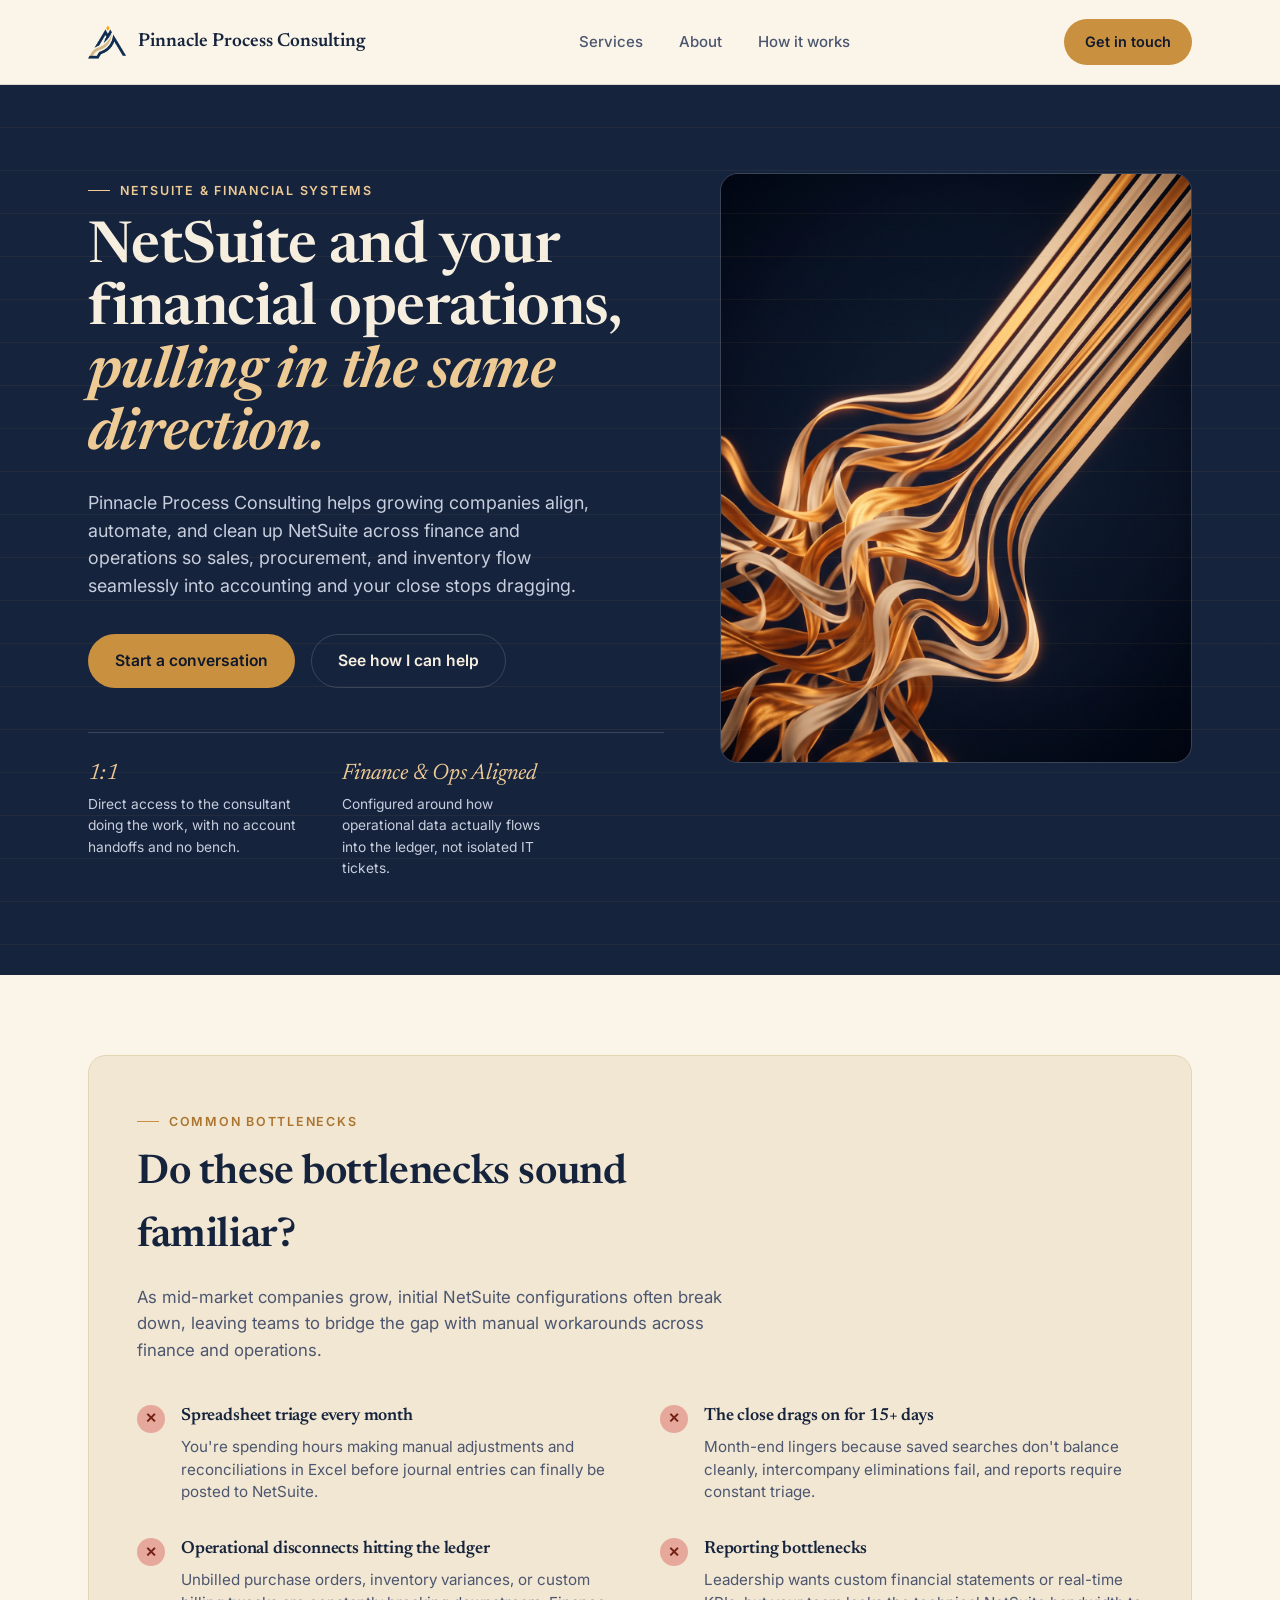
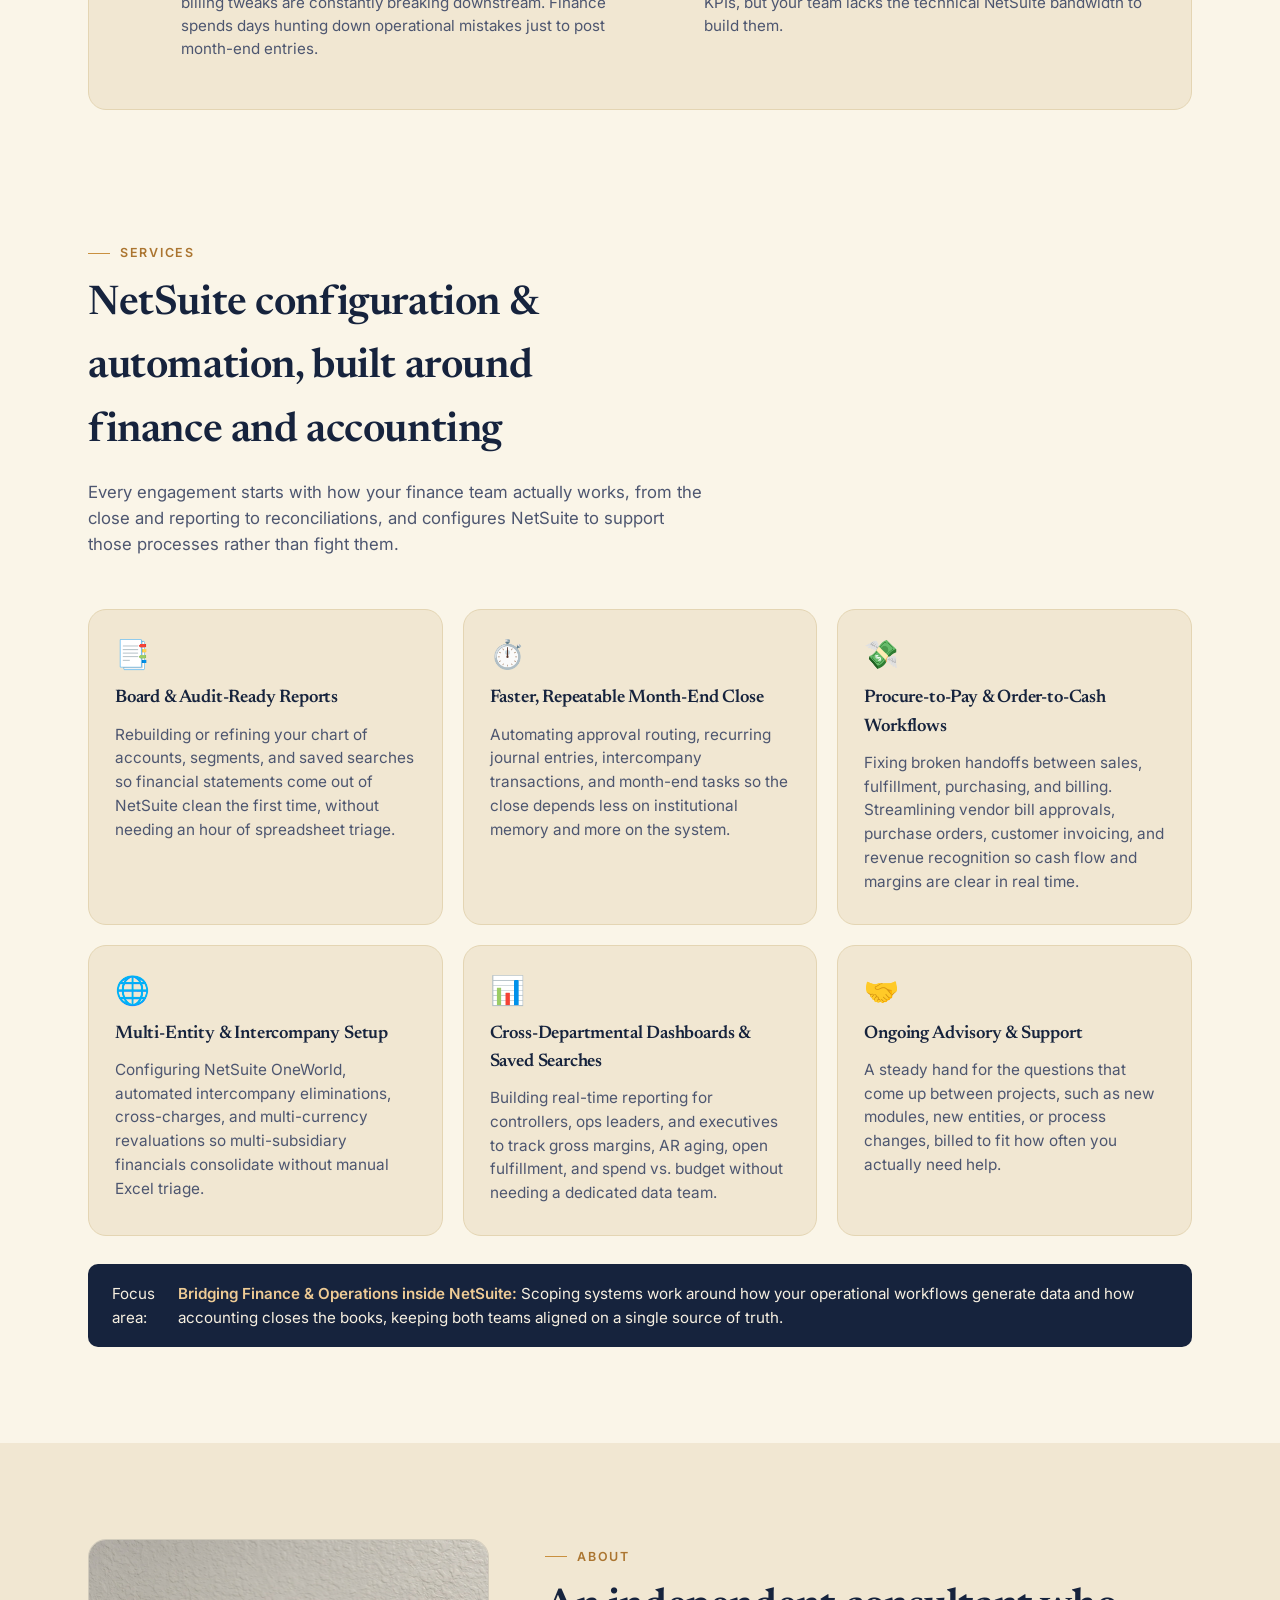
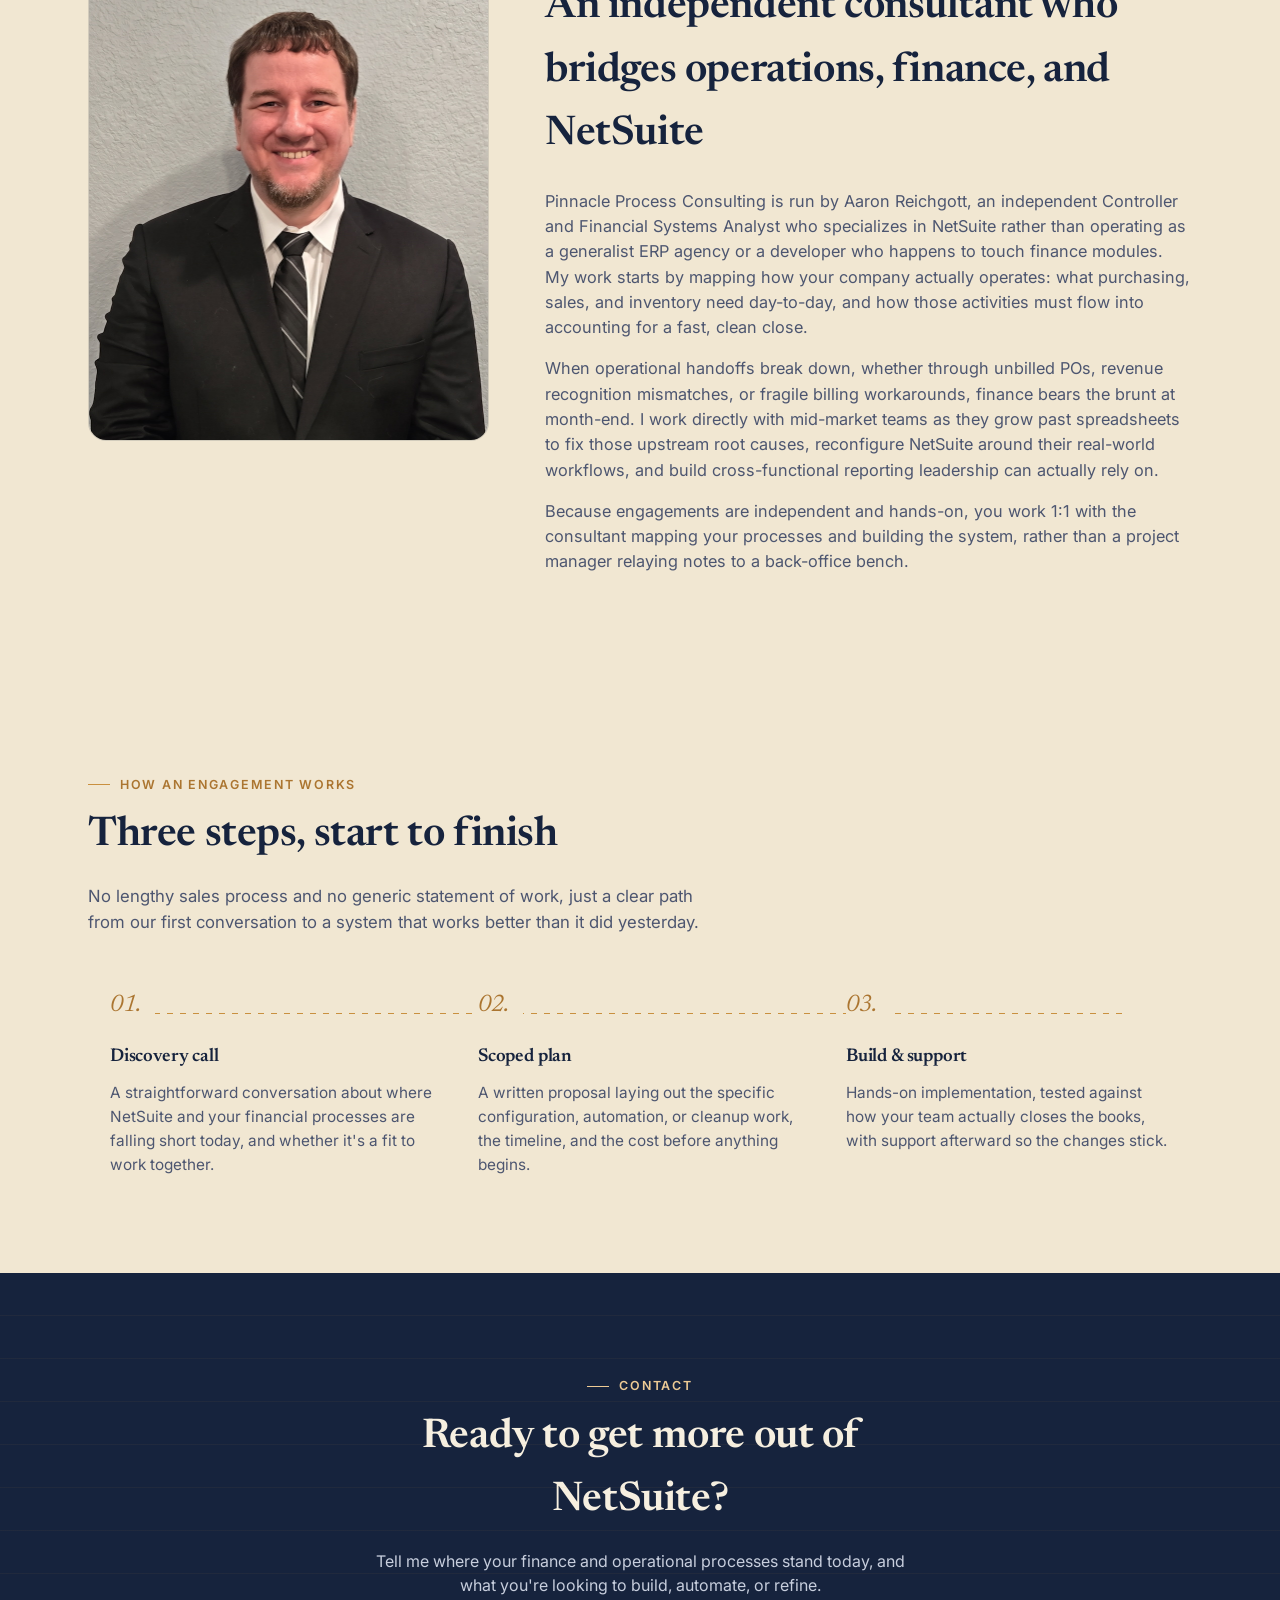
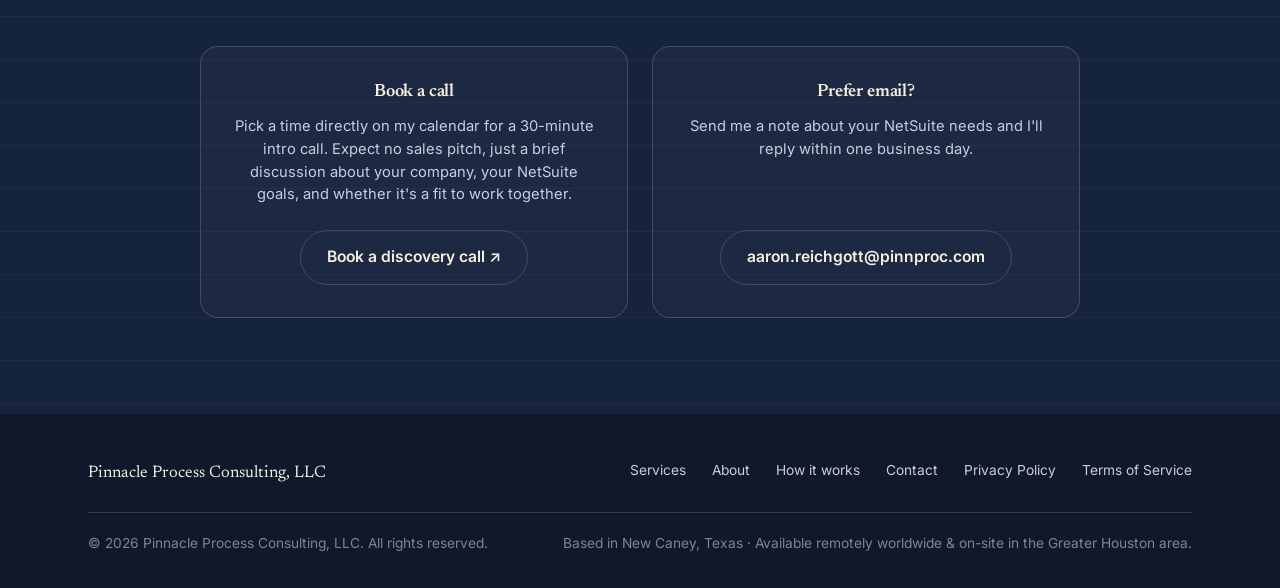
<file: index.html>
<!DOCTYPE html>
<html lang="en">
<head>
<meta charset="UTF-8" />
<meta name="viewport" content="width=device-width, initial-scale=1.0" />
<title>Pinnacle Process Consulting, LLC | NetSuite & Financial Systems Consulting</title>
<meta name="description" content="Independent NetSuite consulting for mid-market companies. Aligning finance and operations so sales, inventory, and procurement flow cleanly into accounting." />

<!-- Open Graph / Social Media -->
<meta property="og:type" content="website" />
<meta property="og:url" content="https://pinnacleprocessconsulting.com/" />
<meta property="og:title" content="Pinnacle Process Consulting | NetSuite & Financial Systems" />
<meta property="og:description" content="Independent NetSuite consulting for mid-market companies. Aligning finance and operations so sales, inventory, and procurement flow cleanly into accounting." />
<meta property="og:image" content="https://pinnacleprocessconsulting.com/og-image.jpg" />

<!-- Twitter Cards -->
<meta name="twitter:card" content="summary_large_image" />
<meta name="twitter:title" content="Pinnacle Process Consulting | NetSuite & Financial Systems" />
<meta name="twitter:description" content="Independent NetSuite consulting for growing mid-market companies." />
<meta name="twitter:image" content="https://pinnacleprocessconsulting.com/og-image.jpg" />

<!-- Favicon -->
<link rel="icon" type="image/png" sizes="32x32" href="/favicon32.png" />
<link rel="icon" type="image/png" sizes="16x16" href="/favicon16.png" />
<link rel="apple-touch-icon" sizes="180x180" href="/apple-touch-icon.png" />

<link rel="preconnect" href="https://fonts.googleapis.com">
<link rel="preconnect" href="https://fonts.gstatic.com" crossorigin>
<link href="https://fonts.googleapis.com/css2?family=Newsreader:ital,opsz,wght@0,6..72,500;0,6..72,600;0,6..72,700;1,6..72,500;1,6..72,600&family=Inter:wght@400;500;600;700&display=swap" rel="stylesheet">
<link rel="stylesheet" href="styles.css" />
</head>
<body>

<header class="site-header">
  <div class="wrap">
    <a href="#top" class="brand">
      <img src="logo256.png" alt="Pinnacle Process Consulting Logo" class="brand-logo" />
      <span>Pinnacle Process Consulting</span>
    </a>
    <nav class="main-nav" id="main-nav">
      <a href="#services">Services</a>
      <a href="#about">About</a>
      <a href="#process">How it works</a>
    </nav>
    <div class="nav-actions">
      <a href="#contact" class="btn btn-primary" style="padding:11px 20px; font-size:0.9rem;">Get in touch</a>
      <button class="nav-toggle" id="nav-toggle" aria-label="Toggle menu" aria-expanded="false" aria-controls="main-nav">
        <span></span>
      </button>
    </div>
  </div>
</header>

<main id="top">

  <!-- ============ HERO ============ -->
  <section class="hero on-navy">
    <div class="wrap">
      <div class="hero-copy">
        <span class="eyebrow">NetSuite &amp; Financial Systems</span>
        <h1>NetSuite and your financial operations, <em>pulling in the same direction.</em></h1>
        <p class="lede">
          Pinnacle Process Consulting helps growing companies align, automate, and clean up NetSuite across finance and 
          operations so sales, procurement, and inventory flow seamlessly into accounting and your close stops dragging.
        </p>
        <div class="hero-actions">
          <a href="#contact" class="btn btn-primary">Start a conversation</a>
          <a href="#services" class="btn btn-ghost">See how I can help</a>
        </div>
        <div class="hero-meta">
          <div>
            <div class="num">1:1</div>
            <div class="lbl">Direct access to the consultant doing the work, with no account handoffs and no bench.</div>
          </div>
          <div>
            <div class="num">Finance & Ops Aligned</div>
            <div class="lbl">Configured around how operational data actually flows into the ledger, not isolated IT tickets.</div>
          </div>
        </div>
      </div>
      <img src="Fluid_ribbons_flowing_into_lines.jpg" alt="Abstract 3D graphic representing financial systems and process alignment" class="hero-photo" />
    </div>
  </section>

  <!-- ============ PAIN POINTS / DIAGNOSTIC ============ -->
  <section class="section pain-points-section">
    <div class="wrap">
      <div class="pain-points-card">
        <div class="pain-points-head">
          <span class="eyebrow">Common Bottlenecks</span>
          <h2 class="section-title">Do these bottlenecks sound familiar?</h2>
          <p class="section-lede">
            As mid-market companies grow, initial NetSuite configurations often break down, leaving teams to bridge the gap with manual workarounds across finance and operations.
          </p>
        </div>

        <div class="pain-points-grid">
          <div class="pain-item">
            <div class="pain-icon" aria-hidden="true">✕</div>
            <div class="pain-content">
              <h3>Spreadsheet triage every month</h3>
              <p>You're spending hours making manual adjustments and reconciliations in Excel before journal entries can finally be posted to NetSuite.</p>
            </div>
          </div>

          <div class="pain-item">
            <div class="pain-icon" aria-hidden="true">✕</div>
            <div class="pain-content">
              <h3>The close drags on for 15+ days</h3>
              <p>Month-end lingers because saved searches don't balance cleanly, intercompany eliminations fail, and reports require constant triage.</p>
            </div>
          </div>

          <div class="pain-item">
            <div class="pain-icon" aria-hidden="true">✕</div>
            <div class="pain-content">
              <h3>Operational disconnects hitting the ledger</h3>
              <p>Unbilled purchase orders, inventory variances, or custom billing tweaks are constantly breaking downstream. 
                 Finance spends days hunting down operational mistakes just to post month-end entries.</p>
            </div>
          </div>

          <div class="pain-item">
            <div class="pain-icon" aria-hidden="true">✕</div>
            <div class="pain-content">
              <h3>Reporting bottlenecks</h3>
              <p>Leadership wants custom financial statements or real-time KPIs, but your team lacks the technical NetSuite bandwidth to build them.</p>
            </div>
          </div>
        </div>
      </div>
    </div>
  </section>

  <!-- ============ SERVICES ============ -->
  <section class="section" id="services">
    <div class="wrap">
      <div class="section-head">
        <span class="eyebrow">Services</span>
        <h2 class="section-title">NetSuite configuration &amp; automation, built around finance and accounting</h2>
        <p class="section-lede">
          Every engagement starts with how your finance team actually works, from the close and reporting to reconciliations, and configures NetSuite to support those processes rather than fight them.
        </p>
      </div>

      <div class="services-grid">
        <div class="service-card">
          <div class="icon-tick" aria-hidden="true">📑</div>
          <h3>Board & Audit-Ready Reports</h3>
          <p>Rebuilding or refining your chart of accounts, segments, and saved searches so financial statements
             come out of NetSuite clean the first time, without needing an hour of spreadsheet triage.</p>
        </div>
        <div class="service-card">
          <div class="icon-tick" aria-hidden="true">⏱️</div>
          <h3>Faster, Repeatable Month-End Close</h3>
          <p>Automating approval routing, recurring journal entries, intercompany transactions, and month-end
             tasks so the close depends less on institutional memory and more on the system.</p>
        </div>
        <div class="service-card">
          <div class="icon-tick" aria-hidden="true">💸</div>
          <h3>Procure-to-Pay & Order-to-Cash Workflows</h3>
          <p>Fixing broken handoffs between sales, fulfillment, purchasing, and billing. Streamlining vendor bill approvals, 
             purchase orders, customer invoicing, and revenue recognition so cash flow and margins are clear in real time.</p>
        </div>
        <div class="service-card">
          <div class="icon-tick" aria-hidden="true">🌐</div>
          <h3>Multi-Entity &amp; Intercompany Setup</h3>
          <p>Configuring NetSuite OneWorld, automated intercompany eliminations, cross-charges, and multi-currency 
             revaluations so multi-subsidiary financials consolidate without manual Excel triage.</p>
        </div>
        <div class="service-card">
          <div class="icon-tick" aria-hidden="true">📊</div>
          <h3>Cross-Departmental Dashboards & Saved Searches</h3>
          <p>Building real-time reporting for controllers, ops leaders, and executives to track gross margins, 
             AR aging, open fulfillment, and spend vs. budget without needing a dedicated data team.</p>
        </div>
        <div class="service-card">
          <div class="icon-tick" aria-hidden="true">🤝</div>
          <h3>Ongoing Advisory &amp; Support</h3>
          <p>A steady hand for the questions that come up between projects, such as new modules, new entities, or
             process changes, billed to fit how often you actually need help.</p>
        </div>
      </div>

      <div class="service-focus-strip">
        <span>Focus area:</span>
        <span><strong>Bridging Finance &amp; Operations inside NetSuite:</strong> Scoping systems work around how your operational workflows generate data and how accounting closes the books, keeping both teams aligned on a single source of truth.</span>
      </div>
    </div>
  </section>

  <!-- ============ ABOUT ============ -->
  <section class="section on-sand" id="about" style="background: var(--sand-200);">
    <div class="wrap">
      <div class="about-grid">
        <img src="aaron-reichgott.jpeg" alt="Aaron Reichgott, NetSuite & Financial Systems Consultant" class="headshot" />
        <div>
          <span class="eyebrow">About</span>
          <h2 class="section-title" style="max-width:none;">An independent consultant who bridges operations, finance, and NetSuite</h2>
          <div class="about-copy" style="margin-top:22px;">
            <p>
              Pinnacle Process Consulting is run by Aaron Reichgott, an independent Controller and Financial Systems Analyst who specializes in NetSuite rather than operating as a generalist ERP agency or a developer who happens to touch finance modules. My work starts by mapping how your company actually operates: what purchasing, sales, and inventory need day-to-day, and how those activities must flow into accounting for a fast, clean close.
            </p>
            <p>
              When operational handoffs break down, whether through unbilled POs, revenue recognition mismatches, or fragile billing workarounds, finance bears the brunt at month-end. I work directly with mid-market teams as they grow past spreadsheets to fix those upstream root causes, reconfigure NetSuite around their real-world workflows, and build cross-functional reporting leadership can actually rely on.
            </p>
            <p>
              Because engagements are independent and hands-on, you work 1:1 with the consultant mapping your processes and building the system, rather than a project manager relaying notes to a back-office bench.
            </p>
          </div>
        </div>
      </div>
    </div>
  </section>

  <!-- ============ PROCESS ============ -->
  <section class="section process" id="process">
    <div class="wrap">
      <div class="section-head">
        <span class="eyebrow">How an engagement works</span>
        <h2 class="section-title">Three steps, start to finish</h2>
        <p class="section-lede">
          No lengthy sales process and no generic statement of work, just a clear path from our first conversation to a system that works better than it did yesterday.
        </p>
      </div>
      <div class="process-track">
        <div class="process-step">
          <span class="tally">01.</span>
          <h3>Discovery call</h3>
          <p>A straightforward conversation about where NetSuite and your financial processes are
             falling short today, and whether it's a fit to work together.</p>
        </div>
        <div class="process-step">
          <span class="tally">02.</span>
          <h3>Scoped plan</h3>
          <p>A written proposal laying out the specific configuration, automation, or cleanup work,
             the timeline, and the cost before anything begins.</p>
        </div>
        <div class="process-step">
          <span class="tally">03.</span>
          <h3>Build &amp; support</h3>
          <p>Hands-on implementation, tested against how your team actually closes the books, with
             support afterward so the changes stick.</p>
        </div>
      </div>
    </div>
  </section>

  <!-- ============ CONTACT ============ -->
  <section class="section contact on-navy" id="contact">
    <div class="wrap">
      <div class="contact-grid">
        <div class="contact-info">
          <span class="eyebrow">Contact</span>
          <h2 class="section-title">Ready to get more out of NetSuite?</h2>
          <p>
            Tell me where your finance and operational processes stand today, and what you're looking 
            to build, automate, or refine.
          </p>

          <div class="contact-options">
            <div class="contact-booking">
              <h3>Book a call</h3>
              <p>Pick a time directly on my calendar for a 30-minute intro call. Expect no sales pitch, just a brief discussion about your company, your NetSuite goals, and whether it's a fit to work together.</p>
              <a href="https://bookings.pinnacleprocessconsulting.com/4944457000000046221" class="btn btn-ghost" target="_blank" rel="noopener">
                Book a discovery call ↗
              </a>
            </div>

            <div class="contact-booking">
              <h3>Prefer email?</h3>
              <p>Send me a note about your NetSuite needs and I'll reply within one business day.</p>
              <a href="mailto:aaron.reichgott@pinnproc.com" class="btn btn-ghost">
                aaron.reichgott@pinnproc.com
              </a>
            </div>
          </div>
        </div>
      </div>
    </div>
  </section>

</main>

<footer class="site-footer">
  <div class="wrap">
    <div class="footer-top">
      <div class="footer-brand">
        <span>Pinnacle Process Consulting, LLC</span>
      </div>
      <div class="footer-links">
        <a href="#services">Services</a>
        <a href="#about">About</a>
        <a href="#process">How it works</a>
        <a href="#contact">Contact</a>
        <a href="/privacy.html">Privacy Policy</a>
        <a href="/terms.html">Terms of Service</a>
      </div>
    </div>
    <div class="footer-bottom">
      <span>© <span id="year"></span> Pinnacle Process Consulting, LLC. All rights reserved.</span>
      <span>Based in New Caney, Texas · Available remotely worldwide & on-site in the Greater Houston area.</span>
    </div>
  </div>
</footer>

<script src="script.js"></script>
</body>
</html>
</file>
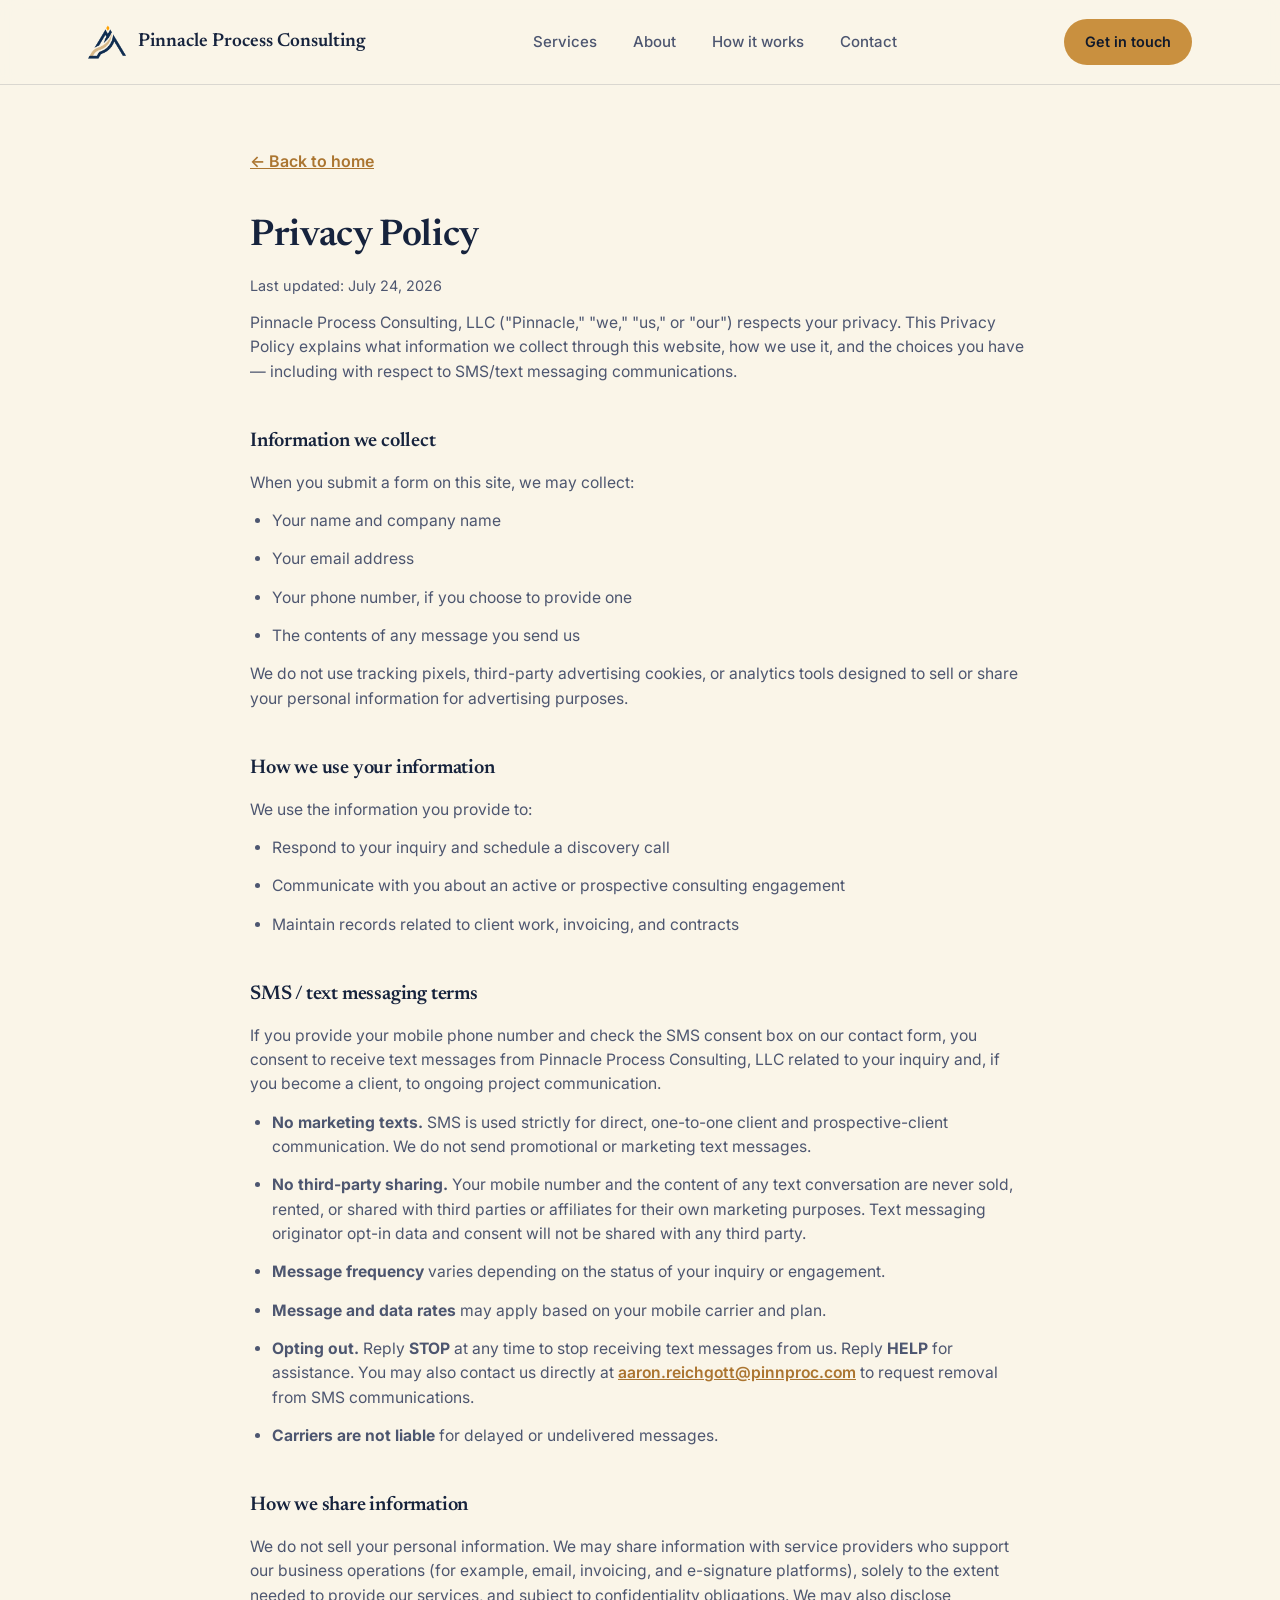
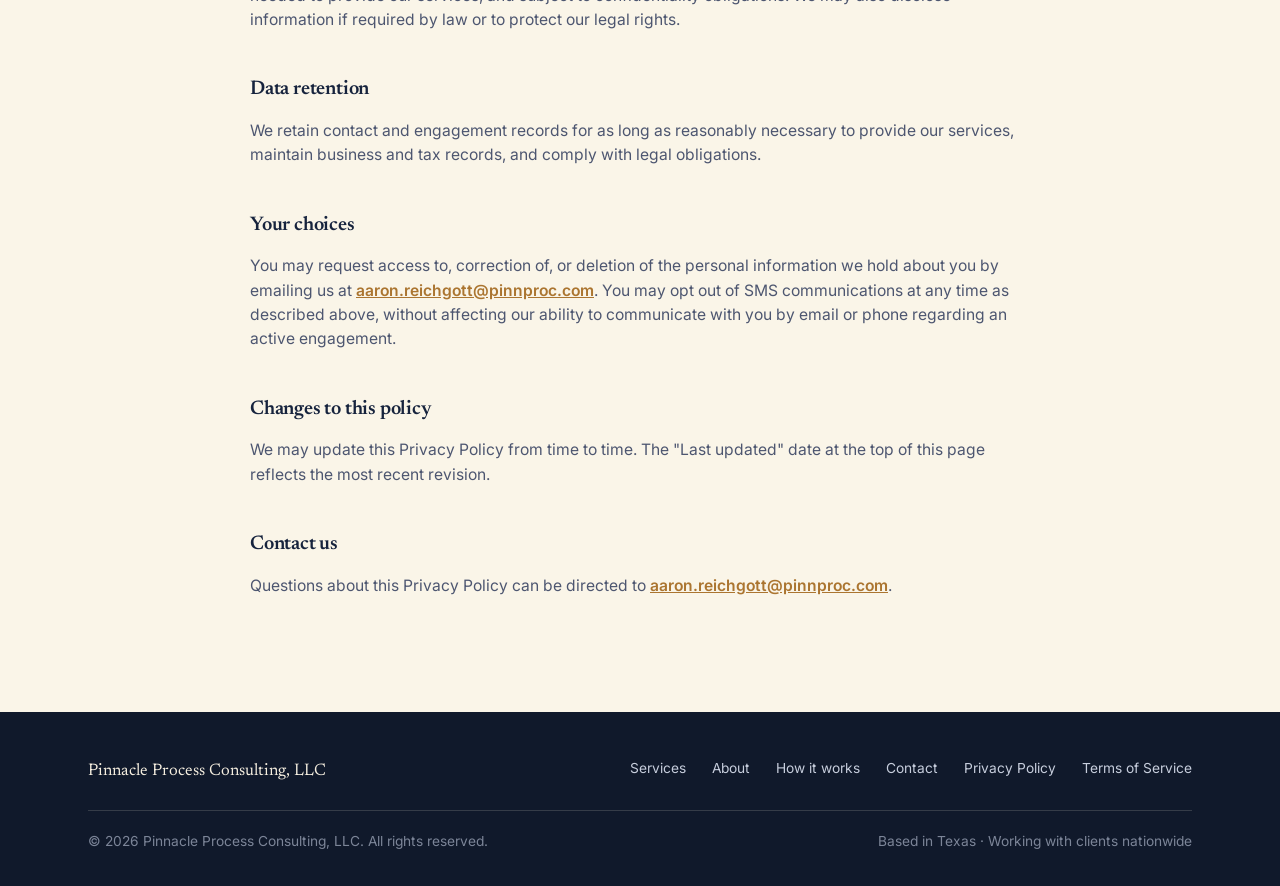
<file: privacy.html>
<!DOCTYPE html>
<html lang="en">
<head>
<meta charset="UTF-8" />
<meta name="viewport" content="width=device-width, initial-scale=1.0" />
<title>Privacy Policy — Pinnacle Process Consulting, LLC</title>
<meta name="description" content="Privacy Policy and SMS terms for Pinnacle Process Consulting, LLC." />

<!-- Open Graph / Social Media -->
<meta property="og:type" content="website" />
<meta property="og:url" content="https://pinnacleprocessconsulting.com/privacy.html" />
<meta property="og:title" content="Privacy Policy — Pinnacle Process Consulting" />
<meta property="og:description" content="Privacy Policy and SMS terms for Pinnacle Process Consulting, LLC." />

<!-- Favicon -->
<link rel="icon" href="/favicon.ico" sizes="any" />
<link rel="icon" href="/icon.svg" type="image/svg+xml" />

<link rel="preconnect" href="https://fonts.googleapis.com">
<link rel="preconnect" href="https://fonts.gstatic.com" crossorigin>
<link href="https://fonts.googleapis.com/css2?family=Newsreader:ital,opsz,wght@0,6..72,500;0,6..72,600;0,6..72,700;1,6..72,500;1,6..72,600&family=Inter:wght@400;500;600;700&display=swap" rel="stylesheet">
<link rel="stylesheet" href="styles.css" />
</head>
<body>

<header class="site-header">
  <div class="wrap">
    <a href="/" class="brand">
      <img src="logo256.png" alt="Pinnacle Process Consulting Logo" class="brand-logo" />
      <span>Pinnacle Process Consulting</span>
    </a>
    <nav class="main-nav" id="main-nav">
      <a href="/#services">Services</a>
      <a href="/#about">About</a>
      <a href="/#process">How it works</a>
      <a href="/#contact">Contact</a>
    </nav>
    <div class="nav-actions">
      <a href="/#contact" class="btn btn-primary" style="padding:11px 20px; font-size:0.9rem;">Get in touch</a>
      <button class="nav-toggle" id="nav-toggle" aria-label="Toggle menu" aria-expanded="false" aria-controls="main-nav">
        <span></span>
      </button>
    </div>
  </div>
</header>

<main class="wrap">
  <div class="legal-page">
    <a href="/" class="back-link">← Back to home</a>
    <h1>Privacy Policy</h1>
    <p class="updated">Last updated: July 24, 2026</p>

    <p>
      Pinnacle Process Consulting, LLC ("Pinnacle," "we," "us," or "our") respects your privacy. This
      Privacy Policy explains what information we collect through this website, how we use it, and the
      choices you have — including with respect to SMS/text messaging communications.
    </p>

    <h2>Information we collect</h2>
    <p>When you submit a form on this site, we may collect:</p>
    <ul>
      <li>Your name and company name</li>
      <li>Your email address</li>
      <li>Your phone number, if you choose to provide one</li>
      <li>The contents of any message you send us</li>
    </ul>
    <p>
      We do not use tracking pixels, third-party advertising cookies, or analytics tools designed to sell
      or share your personal information for advertising purposes.
    </p>

    <h2>How we use your information</h2>
    <p>We use the information you provide to:</p>
    <ul>
      <li>Respond to your inquiry and schedule a discovery call</li>
      <li>Communicate with you about an active or prospective consulting engagement</li>
      <li>Maintain records related to client work, invoicing, and contracts</li>
    </ul>

    <h2>SMS / text messaging terms</h2>
    <p>
      If you provide your mobile phone number and check the SMS consent box on our contact form, you
      consent to receive text messages from Pinnacle Process Consulting, LLC related to your inquiry and,
      if you become a client, to ongoing project communication.
    </p>
    <ul>
      <li><strong>No marketing texts.</strong> SMS is used strictly for direct, one-to-one client and
        prospective-client communication. We do not send promotional or marketing text messages.</li>
      <li><strong>No third-party sharing.</strong> Your mobile number and the content of any text
        conversation are never sold, rented, or shared with third parties or affiliates for their own
        marketing purposes. Text messaging originator opt-in data and consent will not be shared with any
        third party.</li>
      <li><strong>Message frequency</strong> varies depending on the status of your inquiry or engagement.</li>
      <li><strong>Message and data rates</strong> may apply based on your mobile carrier and plan.</li>
      <li><strong>Opting out.</strong> Reply <strong>STOP</strong> at any time to stop receiving text
        messages from us. Reply <strong>HELP</strong> for assistance. You may also contact us directly at
        <a href="mailto:aaron.reichgott@pinnproc.com">aaron.reichgott@pinnproc.com</a> to
        request removal from SMS communications.</li>
      <li><strong>Carriers are not liable</strong> for delayed or undelivered messages.</li>
    </ul>

    <h2>How we share information</h2>
    <p>
      We do not sell your personal information. We may share information with service providers who
      support our business operations (for example, email, invoicing, and e-signature platforms), solely
      to the extent needed to provide our services, and subject to confidentiality obligations. We may
      also disclose information if required by law or to protect our legal rights.
    </p>

    <h2>Data retention</h2>
    <p>
      We retain contact and engagement records for as long as reasonably necessary to provide our
      services, maintain business and tax records, and comply with legal obligations.
    </p>

    <h2>Your choices</h2>
    <p>
      You may request access to, correction of, or deletion of the personal information we hold about
      you by emailing us at
      <a href="mailto:aaron.reichgott@pinnproc.com">aaron.reichgott@pinnproc.com</a>.
      You may opt out of SMS communications at any time as described above, without affecting our ability
      to communicate with you by email or phone regarding an active engagement.
    </p>

    <h2>Changes to this policy</h2>
    <p>
      We may update this Privacy Policy from time to time. The "Last updated" date at the top of this
      page reflects the most recent revision.
    </p>

    <h2>Contact us</h2>
    <p>
      Questions about this Privacy Policy can be directed to
      <a href="mailto:aaron.reichgott@pinnproc.com">aaron.reichgott@pinnproc.com</a>.
    </p>
  </div>
</main>

<footer class="site-footer">
  <div class="wrap">
    <div class="footer-top">
      <div class="footer-brand">
        <span>Pinnacle Process Consulting, LLC</span>
      </div>
      <div class="footer-links">
        <a href="/#services">Services</a>
        <a href="/#about">About</a>
        <a href="/#process">How it works</a>
        <a href="/#contact">Contact</a>
        <a href="/privacy.html">Privacy Policy</a>
        <a href="/terms.html">Terms of Service</a>
      </div>
    </div>
    <div class="footer-bottom">
      <span>© <span id="year"></span> Pinnacle Process Consulting, LLC. All rights reserved.</span>
      <span>Based in Texas · Working with clients nationwide</span>
    </div>
  </div>
</footer>

<script src="script.js"></script>
</body>
</html>
</file>
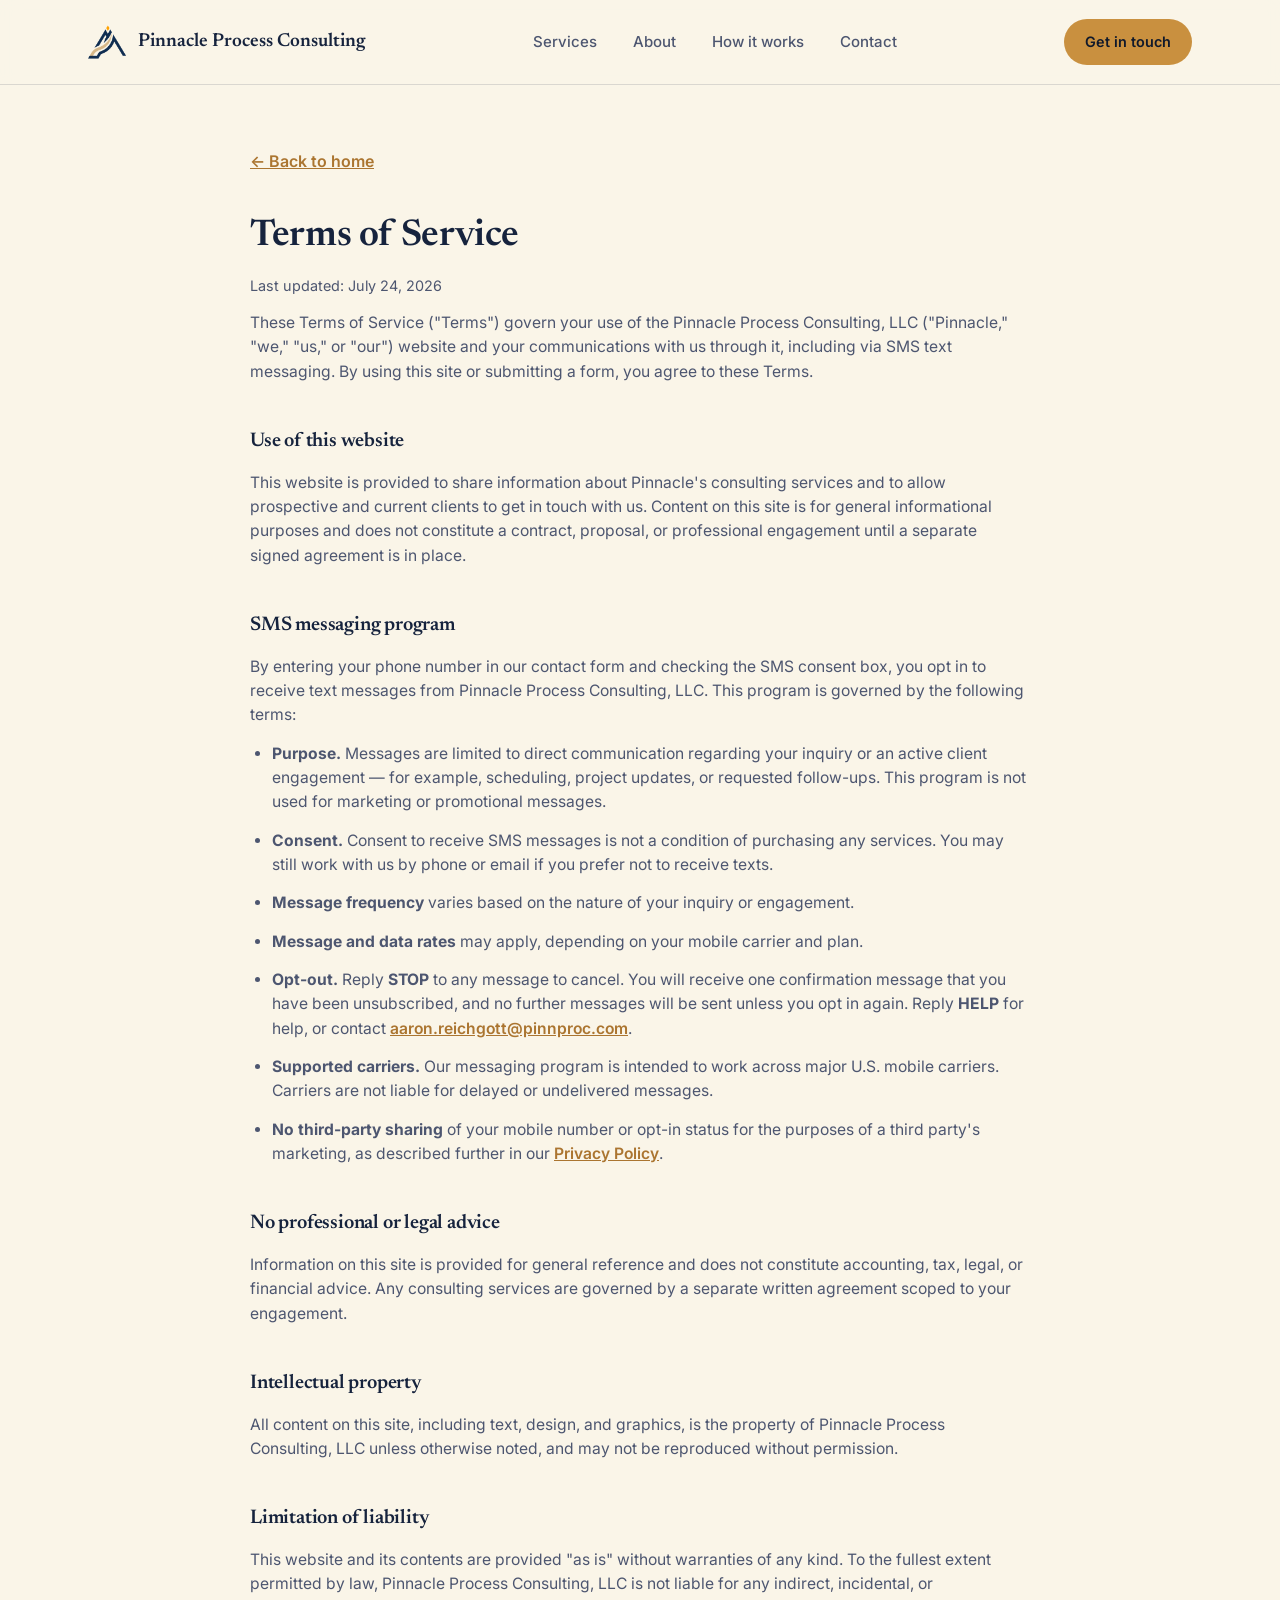
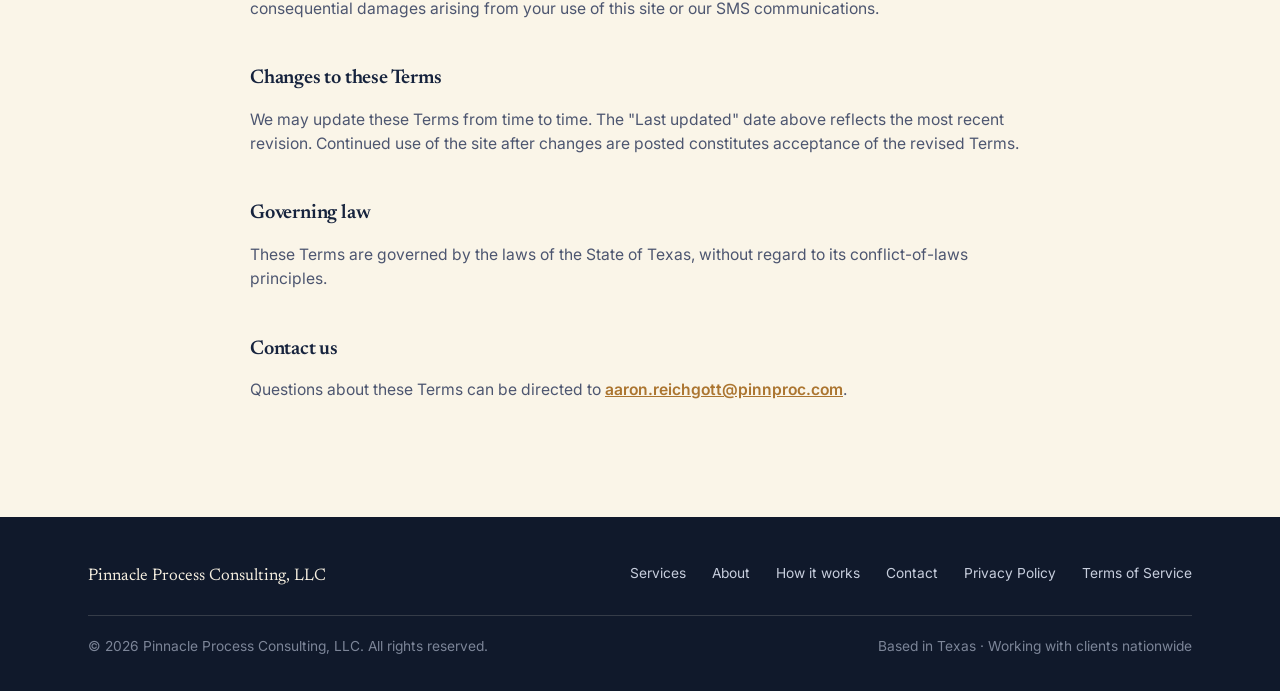
<file: terms.html>
<!DOCTYPE html>
<html lang="en">
<head>
<meta charset="UTF-8" />
<meta name="viewport" content="width=device-width, initial-scale=1.0" />
<title>Terms of Service — Pinnacle Process Consulting, LLC</title>
<meta name="description" content="Terms of Service for Pinnacle Process Consulting, LLC." />

<!-- Open Graph / Social Media -->
<meta property="og:type" content="website" />
<meta property="og:url" content="https://pinnacleprocessconsulting.com/terms.html" />
<meta property="og:title" content="Terms of Service — Pinnacle Process Consulting" />
<meta property="og:description" content="Terms of Service for Pinnacle Process Consulting, LLC." />

<!-- Favicon -->
<link rel="icon" href="/favicon.ico" sizes="any" />
<link rel="icon" href="/icon.svg" type="image/svg+xml" />

<link rel="preconnect" href="https://fonts.googleapis.com">
<link rel="preconnect" href="https://fonts.gstatic.com" crossorigin>
<link href="https://fonts.googleapis.com/css2?family=Newsreader:ital,opsz,wght@0,6..72,500;0,6..72,600;0,6..72,700;1,6..72,500;1,6..72,600&family=Inter:wght@400;500;600;700&display=swap" rel="stylesheet">
<link rel="stylesheet" href="styles.css" />
</head>
<body>

<header class="site-header">
  <div class="wrap">
    <a href="/" class="brand">
      <img src="logo256.png" alt="Pinnacle Process Consulting Logo" class="brand-logo" />
      <span>Pinnacle Process Consulting</span>
    </a>
    <nav class="main-nav" id="main-nav">
      <a href="/#services">Services</a>
      <a href="/#about">About</a>
      <a href="/#process">How it works</a>
      <a href="/#contact">Contact</a>
    </nav>
    <div class="nav-actions">
      <a href="/#contact" class="btn btn-primary" style="padding:11px 20px; font-size:0.9rem;">Get in touch</a>
      <button class="nav-toggle" id="nav-toggle" aria-label="Toggle menu" aria-expanded="false" aria-controls="main-nav">
        <span></span>
      </button>
    </div>
  </div>
</header>

<main class="wrap">
  <div class="legal-page">
    <a href="/" class="back-link">← Back to home</a>
    <h1>Terms of Service</h1>
    <p class="updated">Last updated: July 24, 2026</p>

    <p>
      These Terms of Service ("Terms") govern your use of the Pinnacle Process Consulting, LLC
      ("Pinnacle," "we," "us," or "our") website and your communications with us through it, including via
      SMS text messaging. By using this site or submitting a form, you agree to these Terms.
    </p>

    <h2>Use of this website</h2>
    <p>
      This website is provided to share information about Pinnacle's consulting services and to allow
      prospective and current clients to get in touch with us. Content on this site is for general
      informational purposes and does not constitute a contract, proposal, or professional engagement
      until a separate signed agreement is in place.
    </p>

    <h2>SMS messaging program</h2>
    <p>
      By entering your phone number in our contact form and checking the SMS consent box, you opt in to
      receive text messages from Pinnacle Process Consulting, LLC. This program is governed by the
      following terms:
    </p>
    <ul>
      <li><strong>Purpose.</strong> Messages are limited to direct communication regarding your inquiry
        or an active client engagement — for example, scheduling, project updates, or requested
        follow-ups. This program is not used for marketing or promotional messages.</li>
      <li><strong>Consent.</strong> Consent to receive SMS messages is not a condition of purchasing any
        services. You may still work with us by phone or email if you prefer not to receive texts.</li>
      <li><strong>Message frequency</strong> varies based on the nature of your inquiry or engagement.</li>
      <li><strong>Message and data rates</strong> may apply, depending on your mobile carrier and plan.</li>
      <li><strong>Opt-out.</strong> Reply <strong>STOP</strong> to any message to cancel. You will receive
        one confirmation message that you have been unsubscribed, and no further messages will be sent
        unless you opt in again. Reply <strong>HELP</strong> for help, or contact
        <a href="mailto:aaron.reichgott@pinnproc.com">aaron.reichgott@pinnproc.com</a>.</li>
      <li><strong>Supported carriers.</strong> Our messaging program is intended to work across major
        U.S. mobile carriers. Carriers are not liable for delayed or undelivered messages.</li>
      <li><strong>No third-party sharing</strong> of your mobile number or opt-in status for the purposes
        of a third party's marketing, as described further in our
        <a href="/privacy.html">Privacy Policy</a>.</li>
    </ul>

    <h2>No professional or legal advice</h2>
    <p>
      Information on this site is provided for general reference and does not constitute accounting,
      tax, legal, or financial advice. Any consulting services are governed by a separate written
      agreement scoped to your engagement.
    </p>

    <h2>Intellectual property</h2>
    <p>
      All content on this site, including text, design, and graphics, is the property of Pinnacle Process
      Consulting, LLC unless otherwise noted, and may not be reproduced without permission.
    </p>

    <h2>Limitation of liability</h2>
    <p>
      This website and its contents are provided "as is" without warranties of any kind. To the fullest
      extent permitted by law, Pinnacle Process Consulting, LLC is not liable for any indirect,
      incidental, or consequential damages arising from your use of this site or our SMS communications.
    </p>

    <h2>Changes to these Terms</h2>
    <p>
      We may update these Terms from time to time. The "Last updated" date above reflects the most recent
      revision. Continued use of the site after changes are posted constitutes acceptance of the revised
      Terms.
    </p>

    <h2>Governing law</h2>
    <p>
      These Terms are governed by the laws of the State of Texas, without regard to its conflict-of-laws
      principles.
    </p>

    <h2>Contact us</h2>
    <p>
      Questions about these Terms can be directed to
      <a href="mailto:aaron.reichgott@pinnproc.com">aaron.reichgott@pinnproc.com</a>.
    </p>
  </div>
</main>

<footer class="site-footer">
  <div class="wrap">
    <div class="footer-top">
      <div class="footer-brand">
        <span>Pinnacle Process Consulting, LLC</span>
      </div>
      <div class="footer-links">
        <a href="/#services">Services</a>
        <a href="/#about">About</a>
        <a href="/#process">How it works</a>
        <a href="/#contact">Contact</a>
        <a href="/privacy.html">Privacy Policy</a>
        <a href="/terms.html">Terms of Service</a>
      </div>
    </div>
    <div class="footer-bottom">
      <span>© <span id="year"></span> Pinnacle Process Consulting, LLC. All rights reserved.</span>
      <span>Based in Texas · Working with clients nationwide</span>
    </div>
  </div>
</footer>

<script src="script.js"></script>
</body>
</html>
</file>
<file: styles.css>
/* ==========================================================================
   Pinnacle Process Consulting — Stylesheet
   Palette: ink-navy + warm sand + amber accent
   Display: Newsreader / Body: Inter
   ========================================================================== */

:root {
  /* Color tokens */
  --ink-900: #10192b;
  --ink-800: #16233d;
  --ink-700: #223257;
  --ink-600: #304271;
  --sand-100: #faf5e8;
  --sand-200: #f1e7d2;
  --sand-300: #e4d5b3;
  --sand-400: #d3bf94;
  --amber-300: #eecb95;
  --amber-500: #c9903f;
  --amber-600: #ab7530;
  --text-ink: #1b2333;
  --text-muted: #4d5670;
  --text-sand: #f6efe0;
  --text-sand-muted: #c7cedd;
  --line-on-sand: rgba(22, 35, 61, 0.14);
  --line-on-navy: rgba(246, 239, 224, 0.16);

  /* Type */
  --font-display: "Newsreader", "Iowan Old Style", serif;
  --font-body: "Inter", -apple-system, BlinkMacSystemFont, "Segoe UI", sans-serif;

  /* Layout */
  --container: 1160px;
  --radius-sm: 6px;
  --radius-md: 10px;
  --radius-lg: 18px;
}

/* ---------- Reset ---------- */
*, *::before, *::after { box-sizing: border-box; }
html { scroll-behavior: smooth; }
@media (prefers-reduced-motion: reduce) {
  html { scroll-behavior: auto; }
  *, *::before, *::after {
    animation-duration: 0.01ms !important;
    animation-iteration-count: 1 !important;
    transition-duration: 0.01ms !important;
    scroll-behavior: auto !important;
  }
}
body, h1, h2, h3, h4, p, figure, blockquote, dl, dd { margin: 0; }
ul, ol { margin: 0; padding: 0; list-style: none; }
a { color: inherit; text-decoration: none; }
img { max-width: 100%; display: block; }
button, input, textarea, select { font: inherit; color: inherit; }

body {
  font-family: var(--font-body);
  background: var(--sand-100);
  color: var(--text-ink);
  line-height: 1.55;
  -webkit-font-smoothing: antialiased;
}

.wrap {
  max-width: var(--container);
  margin: 0 auto;
  padding: 0 28px;
}

/* Sticky Header Scroll Offset */
section[id] {
  scroll-margin-top: 84px;
}

/* Visible keyboard focus everywhere */
a:focus-visible,
button:focus-visible,
input:focus-visible,
textarea:focus-visible {
  outline: 2px solid var(--amber-500);
  outline-offset: 3px;
  border-radius: 4px;
}

/* Screen reader only utility */
.visually-hidden {
  position: absolute;
  width: 1px;
  height: 1px;
  padding: 0;
  margin: -1px;
  overflow: hidden;
  clip: rect(0, 0, 0, 0);
  white-space: nowrap;
  border: 0;
}

/* Ledger-rule texture */
.ledger-bg {
  background-image: repeating-linear-gradient(
    to bottom,
    transparent 0,
    transparent 35px,
    rgba(201, 144, 63, 0.09) 35px,
    rgba(201, 144, 63, 0.09) 36px
  );
}

.eyebrow {
  display: inline-flex;
  align-items: center;
  gap: 10px;
  font-family: var(--font-body);
  font-size: 0.78rem;
  font-weight: 600;
  letter-spacing: 0.14em;
  text-transform: uppercase;
  color: var(--amber-600);
}
.eyebrow::before {
  content: "";
  width: 22px;
  height: 1px;
  background: var(--amber-500);
  display: inline-block;
}
.on-navy .eyebrow { color: var(--amber-300); }
.on-navy .eyebrow::before { background: var(--amber-300); }

h1, h2, h3 { font-family: var(--font-display); font-weight: 600; letter-spacing: -0.01em; }

h2.section-title {
  font-size: clamp(1.9rem, 3.2vw, 2.6rem);
  color: var(--ink-800);
  margin-top: 10px;
  max-width: 22ch;
}
.on-navy h2.section-title { color: var(--text-sand); }

.section-lede {
  margin-top: 16px;
  max-width: 56ch;
  color: var(--text-muted);
  font-size: 1.05rem;
}
.on-navy .section-lede { color: var(--text-sand-muted); }

.section {
  padding: 96px 0;
}
.section-head {
  margin-bottom: 52px;
}

/* ---------- Buttons ---------- */
.btn {
  display: inline-flex;
  align-items: center;
  gap: 10px;
  padding: 14px 26px;
  border-radius: 999px;
  font-weight: 600;
  font-size: 0.98rem;
  border: 1px solid transparent;
  cursor: pointer;
  transition: transform 0.18s ease, background 0.18s ease, border-color 0.18s ease, color 0.18s ease;
}
.btn:hover { transform: translateY(-1px); }
.btn-primary {
  background: var(--amber-500);
  color: var(--ink-900);
}
.btn-primary:hover { background: var(--amber-300); }
.btn-ghost {
  background: transparent;
  border-color: var(--line-on-sand);
  color: var(--ink-800);
}
.btn-ghost:hover { border-color: var(--amber-500); color: var(--amber-600); }
.on-navy .btn-ghost {
  border-color: var(--line-on-navy);
  color: var(--text-sand);
}
.on-navy .btn-ghost:hover { border-color: var(--amber-300); color: var(--amber-300); }

/* ---------- Header ---------- */
.site-header {
  position: sticky;
  top: 0;
  z-index: 40;
  background: rgba(250, 245, 232, 0.86);
  backdrop-filter: blur(10px);
  border-bottom: 1px solid var(--line-on-sand);
}
.site-header .wrap {
  display: flex;
  align-items: center;
  justify-content: space-between;
  height: 84px;
}
.brand {
  display: flex;
  align-items: center;
  gap: 12px;
  font-family: var(--font-display);
  font-weight: 600;
  font-size: 1.18rem;
  color: var(--ink-800);
}
.brand-logo {
  height: 38px;
  width: auto;
  object-fit: contain;
}
.brand .brand-mark {
  font-style: italic;
  color: var(--amber-600);
}
.main-nav {
  display: flex;
  align-items: center;
  gap: 36px;
}
.main-nav a {
  font-size: 0.94rem;
  font-weight: 500;
  color: var(--text-muted);
  transition: color 0.15s ease;
}
.main-nav a:hover { color: var(--ink-800); }
.nav-actions { display: flex; align-items: center; gap: 18px; }

.nav-toggle {
  display: none;
  background: none;
  border: 1px solid var(--line-on-sand);
  border-radius: 8px;
  padding: 8px 10px;
}
.nav-toggle span,
.nav-toggle span::before,
.nav-toggle span::after {
  content: "";
  display: block;
  width: 20px;
  height: 2px;
  background: var(--ink-800);
  position: relative;
}
.nav-toggle span::before { position: absolute; top: -6px; }
.nav-toggle span::after { position: absolute; top: 6px; }

/* ---------- Hero ---------- */
.hero {
  background: var(--ink-800);
  color: var(--text-sand);
  position: relative;
  overflow: hidden;
}
.hero::after {
  content: "";
  position: absolute;
  inset: 0;
  background: repeating-linear-gradient(
    to bottom,
    transparent 0,
    transparent 42px,
    rgba(201, 144, 63, 0.07) 42px,
    rgba(201, 144, 63, 0.07) 43px
  );
  pointer-events: none;
}
.hero .wrap {
  position: relative;
  display: grid;
  grid-template-columns: 1.1fr 0.9fr;
  gap: 56px;
  align-items: start;
  padding-top: 88px;
  padding-bottom: 96px;
}
.hero-copy h1 {
  font-size: clamp(2.4rem, 4.6vw, 3.6rem);
  line-height: 1.08;
  margin-top: 18px;
  color: var(--text-sand);
}
.hero-copy h1 em {
  font-style: italic;
  color: var(--amber-300);
}
.hero-copy p.lede {
  margin-top: 22px;
  font-size: 1.12rem;
  max-width: 46ch;
  color: var(--text-sand-muted);
}
.hero-actions {
  margin-top: 34px;
  display: flex;
  gap: 16px;
  flex-wrap: wrap;
}
.hero-meta {
  margin-top: 44px;
  display: flex;
  gap: 34px;
  flex-wrap: wrap;
  border-top: 1px solid var(--line-on-navy);
  padding-top: 24px;
}
.hero-meta div { max-width: 220px; }
.hero-meta .num {
  font-family: var(--font-display);
  font-style: italic;
  font-size: 1.4rem;
  color: var(--amber-300);
}
.hero-meta .lbl {
  font-size: 0.86rem;
  color: var(--text-sand-muted);
  margin-top: 2px;
}

/* Image placeholders */
.img-placeholder {
  border: 1.5px dashed var(--line-on-navy);
  border-radius: var(--radius-lg);
  display: flex;
  flex-direction: column;
  align-items: center;
  justify-content: center;
  text-align: center;
  gap: 8px;
  padding: 28px;
  color: var(--text-sand-muted);
  background: rgba(246, 239, 224, 0.04);
}
.img-placeholder .ph-icon {
  width: 46px;
  height: 46px;
  border-radius: 50%;
  border: 1.5px solid var(--amber-300);
  display: flex;
  align-items: center;
  justify-content: center;
  color: var(--amber-300);
  font-family: var(--font-display);
  font-style: italic;
  font-size: 1.2rem;
}
.img-placeholder .ph-label {
  font-weight: 600;
  font-size: 0.92rem;
  color: var(--text-sand);
}
.img-placeholder .ph-spec {
  font-size: 0.8rem;
  color: var(--text-sand-muted);
}
.hero-photo.img-placeholder { aspect-ratio: 4 / 5; }

.on-sand .img-placeholder {
  border-color: var(--line-on-sand);
  background: var(--sand-200);
  color: var(--text-muted);
}
.on-sand .img-placeholder .ph-icon {
  border-color: var(--amber-500);
  color: var(--amber-600);
}
.on-sand .img-placeholder .ph-label { color: var(--ink-800); }
.on-sand .img-placeholder .ph-spec { color: var(--text-muted); }

/* ---------- Pain Points Section ---------- */
.pain-points-section {
  padding: 80px 0 30px;
}

.pain-points-card {
  background: var(--sand-200);
  border: 1px solid var(--sand-300);
  border-radius: var(--radius-lg);
  padding: 48px;
}

.pain-points-head {
  margin-bottom: 40px;
}

.pain-points-grid {
  display: grid;
  grid-template-columns: repeat(2, 1fr);
  gap: 32px 40px;
}

.pain-item {
  display: flex;
  align-items: flex-start;
  gap: 16px;
}

.pain-icon {
  width: 28px;
  height: 28px;
  border-radius: 50%;
  background: #e7a89c; /* Soft terracotta alert background */
  color: #722014;
  font-size: 0.85rem;
  font-weight: 700;
  display: flex;
  align-items: center;
  justify-content: center;
  flex-shrink: 0;
  margin-top: 2px;
}

.pain-content h3 {
  font-size: 1.1rem;
  color: var(--ink-800);
}

.pain-content p {
  margin-top: 6px;
  font-size: 0.95rem;
  color: var(--text-muted);
  line-height: 1.5;
}

/* ---------- Services ---------- */
.services-grid {
  display: grid;
  grid-template-columns: repeat(3, 1fr);
  gap: 20px;
}
.service-card {
  background: var(--sand-200);
  border: 1px solid var(--sand-300);
  border-radius: var(--radius-lg);
  padding: 30px 26px;
  transition: border-color 0.18s ease, transform 0.18s ease;
}
.service-card:hover {
  border-color: var(--amber-500);
  transform: translateY(-3px);
}
.service-card .icon-tick {
  font-size: 1.75rem;
  line-height: 1;
  margin-bottom: 16px;
  display: inline-block;
}
.service-card h3 {
  font-size: 1.14rem;
  color: var(--ink-800);
}
.service-card p {
  margin-top: 10px;
  color: var(--text-muted);
  font-size: 0.96rem;
}
.service-focus-strip {
  margin-top: 28px;
  display: flex;
  align-items: center;
  gap: 14px;
  background: var(--ink-800);
  color: var(--text-sand);
  border-radius: var(--radius-md);
  padding: 18px 24px;
  font-size: 0.95rem;
}
.service-focus-strip strong { color: var(--amber-300); font-weight: 600; }

/* ---------- About ---------- */
.about-grid {
  display: grid;
  grid-template-columns: 0.62fr 1fr;
  gap: 56px;
  align-items: start;
}
.headshot.img-placeholder { aspect-ratio: 3 / 4; }
.about-copy p + p { margin-top: 16px; }
.about-copy p { color: var(--text-muted); font-size: 1.02rem; }
.industry-list {
  margin-top: 28px;
}
.industry-list .cap {
  font-size: 0.82rem;
  font-weight: 600;
  letter-spacing: 0.08em;
  text-transform: uppercase;
  color: var(--ink-800);
  margin-bottom: 14px;
}
.chip-row {
  display: flex;
  flex-wrap: wrap;
  gap: 10px;
}
.chip {
  border: 1px solid var(--sand-400);
  background: var(--sand-100);
  color: var(--ink-800);
  border-radius: 999px;
  padding: 8px 16px;
  font-size: 0.88rem;
  font-weight: 500;
}

/* ---------- Process ---------- */
.process {
  background: var(--sand-200);
}
.process-track {
  display: grid;
  grid-template-columns: repeat(3, 1fr);
  gap: 0;
  position: relative;
}
.process-track::before {
  content: "";
  position: absolute;
  left: 6%;
  right: 6%;
  top: 26px;
  height: 1px;
  background: repeating-linear-gradient(
    to right,
    var(--amber-500) 0,
    var(--amber-500) 6px,
    transparent 6px,
    transparent 13px
  );
}
.process-step {
  position: relative;
  padding: 0 22px;
}
.process-step .tally {
  font-family: var(--font-display);
  font-style: italic;
  font-size: 1.5rem;
  color: var(--amber-600);
  background: var(--sand-200);
  display: inline-block;
  padding-right: 14px;
  position: relative;
  z-index: 1;
}
.process-step h3 {
  margin-top: 18px;
  font-size: 1.16rem;
  color: var(--ink-800);
}
.process-step p {
  margin-top: 10px;
  color: var(--text-muted);
  font-size: 0.96rem;
}

/* ---------- Contact ---------- */
.contact {
  background: var(--ink-800);
  color: var(--text-sand);
  position: relative;
  overflow: hidden;
}
.contact::after {
  content: "";
  position: absolute;
  inset: 0;
  background: repeating-linear-gradient(
    to bottom,
    transparent 0,
    transparent 42px,
    rgba(201, 144, 63, 0.06) 42px,
    rgba(201, 144, 63, 0.06) 43px
  );
  pointer-events: none;
}
.contact .wrap { position: relative; }
.contact-grid {
  display: grid;
  grid-template-columns: 1fr;
  gap: 56px;
}
.contact-info { text-align: center; }
.contact-info h2.section-title { margin-left: auto; margin-right: auto; }
.contact-info p { color: var(--text-sand-muted); margin: 16px auto 0; max-width: 56ch; }

/* Booking and email options, side by side */
.contact-options {
  display: grid;
  grid-template-columns: repeat(2, 1fr);
  gap: 24px;
  max-width: 880px;
  margin: 48px auto 0;
}
.contact-booking {
  display: flex;
  flex-direction: column;
  align-items: center;
  padding: 32px 28px;
  border: 1px solid var(--line-on-navy);
  border-radius: var(--radius-lg);
  background: rgba(255, 255, 255, 0.03);
}
.contact-booking h3 {
  font-size: 1.12rem;
  color: var(--text-sand);
}
.contact-info .contact-booking p {
  font-size: 0.92rem;
  margin-top: 8px;
  margin-bottom: 24px;
  flex-grow: 1;
}

.contact-form {
  background: var(--sand-100);
  border-radius: var(--radius-lg);
  padding: 34px;
  color: var(--text-ink);
}
.form-row {
  display: grid;
  grid-template-columns: 1fr 1fr;
  gap: 18px;
}
.field {
  margin-bottom: 18px;
}
.field label {
  display: block;
  font-size: 0.86rem;
  font-weight: 600;
  color: var(--ink-800);
  margin-bottom: 7px;
}
.field .opt {
  font-weight: 400;
  color: var(--text-muted);
}
.field input,
.field textarea {
  width: 100%;
  border: 1px solid var(--sand-400);
  background: #fff;
  border-radius: var(--radius-sm);
  padding: 12px 14px;
  font-size: 0.96rem;
}
.field textarea { min-height: 120px; resize: vertical; }
.field input:focus,
.field textarea:focus { border-color: var(--amber-500); }

/* Checkbox field styling */
.field-checkbox {
  margin-bottom: 16px;
}
.checkbox-label {
  display: flex !important;
  align-items: flex-start;
  gap: 10px;
  font-size: 0.86rem;
  font-weight: 400 !important;
  color: var(--text-muted) !important;
  cursor: pointer;
  line-height: 1.45;
}
.checkbox-label input[type="checkbox"] {
  width: 18px;
  height: 18px;
  margin-top: 2px;
  accent-color: var(--amber-500);
  cursor: pointer;
  flex-shrink: 0;
}

.sms-notice {
  font-size: 0.82rem;
  line-height: 1.6;
  color: var(--text-muted);
  margin: 0 0 18px;
}
.sms-notice a { color: var(--amber-600); font-weight: 600; text-decoration: underline; }

.form-submit {
  display: flex;
  align-items: center;
  justify-content: space-between;
  gap: 16px;
  flex-wrap: wrap;
}
.form-note {
  font-size: 0.8rem;
  color: var(--text-muted);
}

/* ---------- Footer ---------- */
.site-footer {
  background: var(--ink-900);
  color: var(--text-sand-muted);
  padding: 46px 0 34px;
  font-size: 0.86rem;
}
.footer-top {
  display: flex;
  justify-content: space-between;
  align-items: flex-start;
  gap: 24px;
  padding-bottom: 26px;
  border-bottom: 1px solid var(--line-on-navy);
  flex-wrap: wrap;
}
.footer-brand {
  display: flex;
  align-items: center;
  gap: 12px;
  font-family: var(--font-display);
  font-size: 1.05rem;
  color: var(--text-sand);
}
.footer-logo {
  height: 30px;
  width: auto;
  object-fit: contain;
}
.footer-links {
  display: flex;
  gap: 26px;
  flex-wrap: wrap;
}
.footer-links a:hover { color: var(--amber-300); }
.footer-bottom {
  margin-top: 20px;
  display: flex;
  justify-content: space-between;
  flex-wrap: wrap;
  gap: 10px;
  color: #7c8598;
}

/* ---------- Legal pages ---------- */
.legal-page {
  padding: 64px 0 100px;
  max-width: 780px;
  margin: 0 auto;
}
.legal-page h1 {
  font-size: clamp(1.8rem, 3vw, 2.3rem);
  color: var(--ink-800);
}
.legal-page .updated {
  margin-top: 10px;
  color: var(--text-muted);
  font-size: 0.9rem;
}
.legal-page h2 {
  font-size: 1.24rem;
  color: var(--ink-800);
  margin-top: 42px;
  margin-bottom: 14px;
}
.legal-page p, .legal-page li {
  color: var(--text-muted);
  font-size: 0.98rem;
  margin-bottom: 14px;
}
.legal-page ul { padding-left: 22px; list-style: disc; }
.legal-page a { color: var(--amber-600); font-weight: 600; text-decoration: underline; }
.back-link {
  display: inline-flex;
  align-items: center;
  gap: 8px;
  margin-bottom: 34px;
  font-weight: 600;
  color: var(--ink-800);
}
.back-link:hover { color: var(--amber-600); }

/* ---------- Image Styling ---------- */
img.hero-photo {
  width: 100%;
  aspect-ratio: 4 / 5;
  object-fit: cover;
  border-radius: var(--radius-lg);
  border: 1px solid var(--line-on-navy);
  align-self: start;
}

img.headshot {
  width: 100%;
  aspect-ratio: 4 / 5;
  object-fit: cover;
  border-radius: var(--radius-lg);
  border: 1px solid var(--line-on-sand);
}

/* ---------- Responsive Breakpoints ---------- */

/* Laptops & Tablets (Up to 1024px)
   Smooth scaling for hero without breaking full 2-column view */
@media (max-width: 1024px) {
  .hero .wrap {
    grid-template-columns: 1.1fr 0.9fr;
    gap: 32px;
    padding-top: 64px;
    padding-bottom: 72px;
  }
}

/* Tablet & General Responsive Breakpoint (Up to 980px) */
@media (max-width: 980px) {
  .about-grid { grid-template-columns: 1fr; }
  .headshot.img-placeholder { max-width: 300px; aspect-ratio: 3/4; }
  .services-grid { grid-template-columns: 1fr 1fr; }
  .contact-grid { grid-template-columns: 1fr; }
  .contact-options { grid-template-columns: 1fr; }
  .process-track { grid-template-columns: 1fr; gap: 34px; }
  .process-track::before { display: none; }
}

/* Pain Points Responsive (Up to 840px) */
@media (max-width: 840px) {
  .pain-points-card {
    padding: 32px 24px;
  }
  .pain-points-grid {
    grid-template-columns: 1fr;
    gap: 24px;
  }
}

/* Mobile Header & Navigation (Up to 720px) */
@media (max-width: 720px) {
  .main-nav { display: none; }
  .nav-toggle { display: flex; }
  .services-grid { grid-template-columns: 1fr; }
  .form-row { grid-template-columns: 1fr; }
  .section { padding: 68px 0; }
  .footer-bottom { flex-direction: column; }
}

/* Mobile Nav Drawer open state */
.main-nav.open {
  display: flex;
  position: absolute;
  top: 84px;
  left: 0;
  right: 0;
  background: var(--sand-100);
  border-bottom: 1px solid var(--line-on-sand);
  flex-direction: column;
  align-items: flex-start;
  padding: 20px 28px 26px;
  gap: 18px;
}

/* Mobile Phone Hero Layout (680px and below)
   Option 1 side-by-side layout (H1 on left, 110px thumbnail on right) */
@media (max-width: 680px) {
  .hero .wrap {
    display: grid;
    grid-template-columns: 1fr 110px;
    gap: 14px;
    padding-top: 40px;
    padding-bottom: 48px;
  }

  .hero-copy {
    display: contents;
  }

  /* Row 1: Eyebrow full width */
  .hero-copy .eyebrow {
    grid-column: 1 / -1;
    order: 1;
  }

  /* Row 2: H1 on left */
  .hero-copy h1 {
    grid-column: 1 / 2;
    order: 2;
    font-size: 1.55rem;
    margin-top: 0;
  }

  /* Row 2: Image thumbnail on right */
  img.hero-photo {
    grid-column: 2 / 3;
    order: 3;
    width: 100%;
    aspect-ratio: 1 / 1;
    object-fit: cover;
    border-radius: var(--radius-md);
    align-self: start;
    margin-top: 2px;
  }

  /* Rows 3+: Full width elements below */
  .hero-copy .lede,
  .hero-copy .hero-actions,
  .hero-copy .hero-meta {
    grid-column: 1 / -1;
  }

  .hero-copy .lede { 
    order: 4; 
    margin-top: 10px; 
    font-size: 0.98rem;
  }
  .hero-copy .hero-actions { 
    order: 5; 
    margin-top: 20px; 
  }
  .hero-copy .hero-meta { 
    order: 6; 
    margin-top: 28px; 
  }
}

/* ---------- Form Success State (Zoho) ---------- */
.contact-form {
  position: relative;
  transition: min-height 0.3s ease;
}

.form-success-state {
  display: none;
  text-align: center;
  flex-direction: column;
  align-items: center;
  justify-content: center;
  padding: 40px 20px;
  animation: fadeIn 0.4s ease forwards;
}

.contact-form.submitted .form-fields {
  display: none;
}

.contact-form.submitted .form-success-state {
  display: flex;
}

.success-icon {
  width: 52px;
  height: 52px;
  border-radius: 50%;
  background: var(--amber-500);
  color: var(--ink-900);
  display: flex;
  align-items: center;
  justify-content: center;
  font-size: 1.6rem;
  margin-bottom: 24px;
}

.form-success-state h3 {
  font-size: 1.4rem;
  color: var(--ink-800);
  margin-bottom: 8px;
}

.form-success-state p {
  color: var(--text-muted);
  font-size: 1.05rem;
  max-width: 32ch;
  line-height: 1.5;
}

@keyframes fadeIn {
  from { opacity: 0; transform: translateY(10px); }
  to { opacity: 1; transform: translateY(0); }
}
</file>
